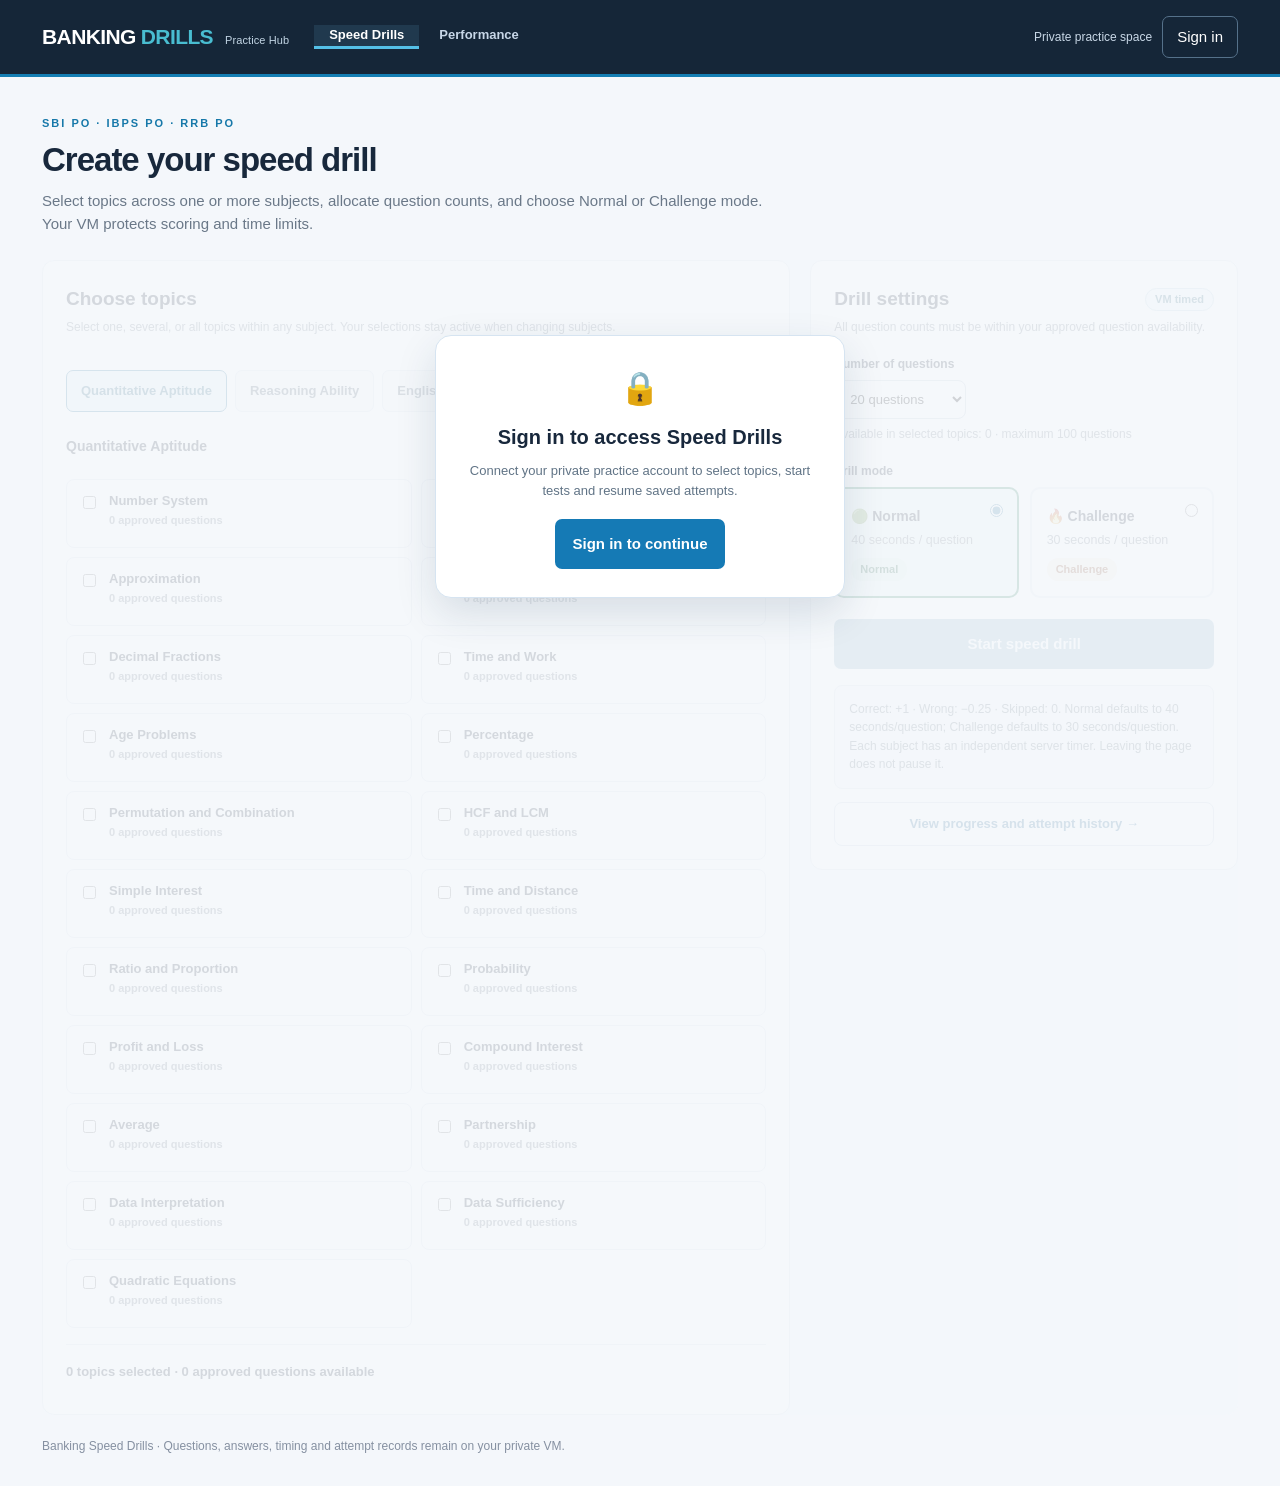
<file: index.html>
<!doctype html>
<html lang="en"><head><meta charset="utf-8"><meta name="viewport" content="width=device-width,initial-scale=1"><title>Speed Drills | Banking Practice Hub</title><meta name="description" content="Create protected, timed banking exam speed drills by subject and topic."><link rel="stylesheet" href="css/drill-home.css?v=11_2"><link rel="stylesheet" href="css/mobile-responsive.css?v=7">
    <link rel="stylesheet" href="css/mobile-fixes-v8.css?v=10_3"></head>
<body>
<header class="topbar"><div class="shell top-shell"><a class="brand" href="index.html">BANKING <span>DRILLS</span><small>Practice Hub</small></a><nav class="site-nav" aria-label="Main navigation"><a href="index.html" class="nav-item active" aria-current="page">Speed Drills</a><a href="performance.html" class="nav-item">Performance</a></nav><div class="top-actions"><span class="user-label" id="connection-state">Private practice space</span><button type="button" id="btn-unlock">Connect VM</button></div></div></header>
<main class="shell"><section class="hero"><div class="eyebrow">SBI PO · IBPS PO · RRB PO</div><h1>Create your speed drill</h1><p>Select topics across one or more subjects, allocate question counts, and choose Normal or Challenge mode. Your VM protects scoring and time limits.</p></section>
<div class="notice" id="status-banner" role="status" hidden></div>
<div class="main-grid locked" id="protected-drill">
<div id="login-mask" class="login-mask"><div class="login-mask-card"><div class="lock-icon" aria-hidden="true">🔒</div><h2>Sign in to access Speed Drills</h2><p>Connect your private practice account to select topics, start tests and resume saved attempts.</p><button type="button" class="primary" id="unlock-in-panel">Sign in to continue</button></div></div><section class="panel topics-panel"><div class="inline-header"><div><h2>Choose topics</h2><p class="small">Select one, several, or all topics within any subject. Your selections stay active when changing subjects.</p></div></div><div class="subject-tabs" role="tablist" aria-label="Subjects" id="subject-tabs"></div>
<div class="inline-header subject-toolbar"><h3 id="subject-heading">Quantitative Aptitude</h3><div class="topic-actions"><button class="subtle-btn" id="select-all" type="button">Select All</button><button class="subtle-btn clear-btn" id="clear-subject" type="button">Clear</button></div></div>
<div class="topic-grid" id="topic-list" aria-live="polite"></div>
<div class="selection-footer"><strong id="selection-help">0 topics selected</strong><div class="subject-chips" id="selected-subject-chips" aria-live="polite"></div></div></section>
<aside class="panel settings-panel"><div class="setting-title"><h2>Drill settings</h2><span class="safe-tag">VM timed</span></div><p class="small">All question counts must be within your approved question availability.</p>
<div id="single-count"><label class="setting-label" for="question-preset">Number of questions</label><div class="count-controls"><select id="question-preset" aria-label="Preset question count"><option value="5">5 questions</option><option value="10">10 questions</option><option value="15">15 questions</option><option value="20" selected>20 questions</option><option value="25">25 questions</option><option value="30">30 questions</option><option value="40">40 questions</option><option value="50">50 questions</option><option value="75">75 questions</option><option value="100">100 questions</option><option value="custom">Custom</option></select><input type="number" id="question-count" value="20" min="1" max="100" step="1" aria-label="Custom total question count" class="hidden-count" hidden></div><div class="hint" id="count-hint">Select topics to see question availability.</div></div>
<div id="multi-count" hidden><div class="setting-label">Questions by subject</div><p class="small">Set the number of questions for each selected subject. Total updates automatically.</p><div id="subject-count-fields" class="subject-count-fields"></div><div class="allocated-total"><span>Total questions</span><strong id="allocated-total">0 / 100</strong></div><div class="hint" id="allocation-hint">Maximum 100 questions per drill.</div></div>
<div class="setting-label">Drill mode</div><div class="mode-options"><label class="mode-card normal"><input type="radio" name="mode" value="normal" checked><strong>🟢 Normal</strong><small>40 seconds / question</small><span class="pill normal">Normal</span></label><label class="mode-card challenge"><input type="radio" name="mode" value="challenge"><strong>🔥 Challenge</strong><small>30 seconds / question</small><span class="pill challenge">Challenge</span></label></div>
<button id="start-drill" class="primary full" type="button">Start speed drill</button><div id="drill-validation-warning" role="alert" aria-live="assertive" hidden></div>
<div id="resume-area" class="resume-area" hidden><div class="resume-heading"><h3>Unfinished tests</h3><button type="button" id="cancel-all-unfinished" class="resume-cancel-all">Cancel All Unfinished Tests</button></div><p class="hint">Resume while time remains. The VM countdown keeps running even when the browser is closed.</p><p id="resume-error" class="resume-error" role="alert" hidden></p><div id="resume-list"></div></div><div class="callout">Correct: +1 · Wrong: −0.25 · Skipped: 0. Normal defaults to 40 seconds/question; Challenge defaults to 30 seconds/question. Each subject has an independent server timer. Leaving the page does not pause it.</div><a class="secondary-link" href="performance.html">View progress and attempt history <span aria-hidden="true">→</span></a></aside></div>
<footer class="foot">Banking Speed Drills · Questions, answers, timing and attempt records remain on your private VM.</footer></main>
<div class="modal" id="unlock-modal" role="dialog" aria-modal="true" aria-labelledby="unlock-title"><div class="modal-box"><h2 id="unlock-title">Unlock private practice</h2><p class="hint">One-time connection on each device using your VM member credentials. No public registration.</p><form id="unlock-form"><label for="unlock-email">Account email<input type="email" id="unlock-email" required autocomplete="username" placeholder="Your VM member email"></label><label for="unlock-password">Password<input type="password" id="unlock-password" required autocomplete="current-password" placeholder="Private password"></label><div class="form-error" id="unlock-error"></div><div class="actions"><button class="secondary" type="button" id="close-unlock">Cancel</button><button class="primary" type="submit" id="submit-unlock">Connect & Sync</button></div></form></div></div>
<div class="modal" id="start-modal" role="dialog" aria-modal="true" aria-labelledby="start-title"><div class="modal-box"><h2 id="start-title">Ready to start?</h2><div id="start-summary" class="start-summary"></div><p class="hint">Your timer begins after you accept the instructions and select “I am ready to begin”. Closing the browser does not pause the timer.</p><p class="start-warning" id="unfinished-warning" hidden></p><div class="form-error" id="start-error"></div><div class="actions"><button class="secondary" id="cancel-start" type="button">Back</button><button class="primary" id="confirm-start" type="button">Start drill now</button></div></div></div>
<script src="config.js"></script><script src="js/drill-api.js?v=12"></script><script src="js/drill-home.js?v=15"></script>
</body></html>
</file>
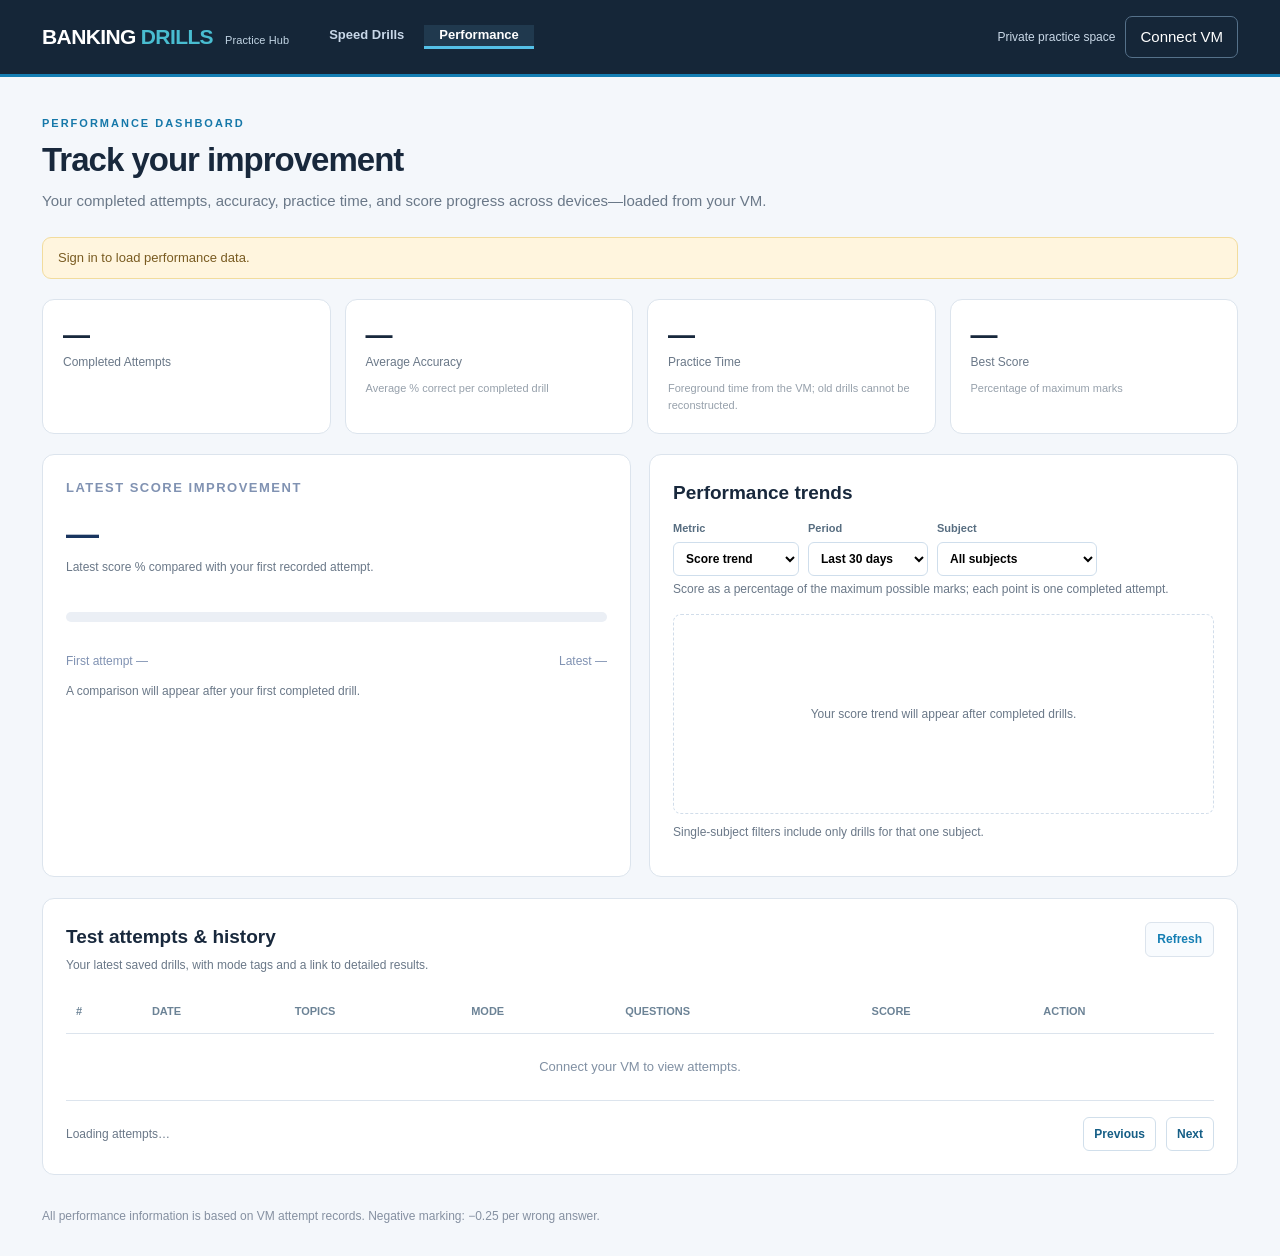
<file: performance.html>
<!doctype html><html lang="en"><head><meta charset="utf-8"><meta name="viewport" content="width=device-width,initial-scale=1"><title>Performance | Banking Practice Hub</title><meta name="description" content="Private banking speed drill history, improvement and performance metrics"><link rel="stylesheet" href="css/drill-home.css?v=6">    <link rel="stylesheet" href="css/mobile-responsive.css?v=7">
</head>
<body><header class="topbar"><div class="shell top-shell"><a class="brand" href="index.html">BANKING <span>DRILLS</span><small>Practice Hub</small></a><nav class="site-nav" aria-label="Main navigation"><a href="index.html" class="nav-item">Speed Drills</a><a href="performance.html" class="nav-item active" aria-current="page">Performance</a></nav><div class="top-actions"><span class="user-label" id="connection-state">Private practice space</span><button id="btn-unlock" type="button">Connect VM</button></div></div></header>
<div id="performance-loading" class="performance-loading" role="status" aria-live="polite"><div class="loading-card"><div class="loading-ring" aria-hidden="true"></div><strong>Loading your performance</strong><p>Retrieving saved attempts and progress from your VM…</p></div></div>
<main class="shell"><section class="hero"><div class="eyebrow">Performance Dashboard</div><h1>Track your improvement</h1><p>Your completed attempts, accuracy, practice time, and score progress across devices—loaded from your VM.</p></section><div class="notice" id="status-banner" role="status">Connect to your VM to load performance records.</div>
<section class="stat-grid" aria-label="Performance summary"><div class="stat"><div class="number" id="stat-attempts">—</div><div class="description">Completed Attempts</div></div><div class="stat"><div class="number" id="stat-accuracy">—</div><div class="description">Average Accuracy</div><div class="stat-note">Average % correct per completed drill</div></div><div class="stat"><div class="number" id="stat-time">—</div><div class="description">Practice Time</div><div class="stat-note" id="stat-time-note">Foreground time from the VM; old drills cannot be reconstructed.</div></div><div class="stat"><div class="number" id="stat-best">—</div><div class="description">Best Score</div><div class="stat-note" id="best-score-note">Percentage of maximum marks</div></div></section>
<div class="performance-grid"><section class="panel movement-panel"><h2>Latest Score Improvement</h2><div class="movement-number" id="movement-value">—</div><p class="small" id="movement-description">Latest score % compared with your first recorded attempt.</p><div class="movement-track"><div class="movement-fill" id="movement-fill" style="width:0%"></div></div><div class="movement-endpoints"><span id="movement-first">First attempt —</span><span id="movement-last">Latest —</span></div><div class="hint" id="movement-note">A comparison will appear after your first completed drill.</div></section>
<section class="panel"><h2>Performance trends</h2>
<div class="trend-controls"><label>Metric<select id="trend-metric"><option value="score">Score trend</option><option value="accuracy">Accuracy trend</option></select></label>
<label>Period<select id="trend-range"><option value="7d">Last 7 days</option><option value="30d" selected>Last 30 days</option><option value="180d">Last 6 months</option><option value="all">All time</option></select></label>
<label>Subject<select id="trend-subject"><option value="all">All subjects</option><option>Quantitative Aptitude</option><option>Reasoning Ability</option><option>English Language</option></select></label></div>
<p class="small" id="trend-description">Score as a percentage of the maximum possible marks; each point is one completed attempt.</p><div class="progress-area" id="trend"><span class="hint">Your score trend will appear after completed drills.</span></div><p class="hint" id="trend-note">Single-subject filters include only drills for that one subject.</p></section></div>
<section class="panel history"><div class="inline-header"><div><h2>Test attempts & history</h2><p class="small">Your latest saved drills, with mode tags and a link to detailed results.</p></div><button type="button" class="subtle-btn" id="refresh">Refresh</button></div><div class="table-wrap"><table><thead><tr><th>#</th><th>Date</th><th>Topics</th><th>Mode</th><th>Questions</th><th>Score</th><th>Action</th></tr></thead><tbody id="history-rows"><tr><td colspan="7" class="none">Connect your VM to view attempts.</td></tr></tbody></table></div>
<div class="history-pagination" role="navigation" aria-label="Attempt history pages"><span class="hint" id="history-range">Loading attempts…</span><div class="history-page-buttons"><button type="button" id="history-prev">Previous</button><div id="history-pages"></div><button type="button" id="history-next">Next</button></div></div></section>
<footer class="foot">All performance information is based on VM attempt records. Negative marking: −0.25 per wrong answer.</footer></main>
<div class="modal" id="unlock-modal" role="dialog" aria-modal="true" aria-labelledby="unlock-title"><div class="modal-box"><h2 id="unlock-title">Unlock private practice</h2><p class="hint">One-time VM member connection on this device.</p><form id="unlock-form"><label for="unlock-email">Account email<input type="email" id="unlock-email" required autocomplete="username"></label><label for="unlock-password">Password<input type="password" id="unlock-password" required autocomplete="current-password"></label><div class="form-error" id="unlock-error"></div><div class="actions"><button class="secondary" type="button" id="close-unlock">Cancel</button><button class="primary" type="submit" id="submit-unlock">Connect & Sync</button></div></form></div></div>
<script src="config.js"></script><script src="js/drill-api.js?v=6"></script><script src="js/drill-performance.js?v=6"></script></body></html>
</file>
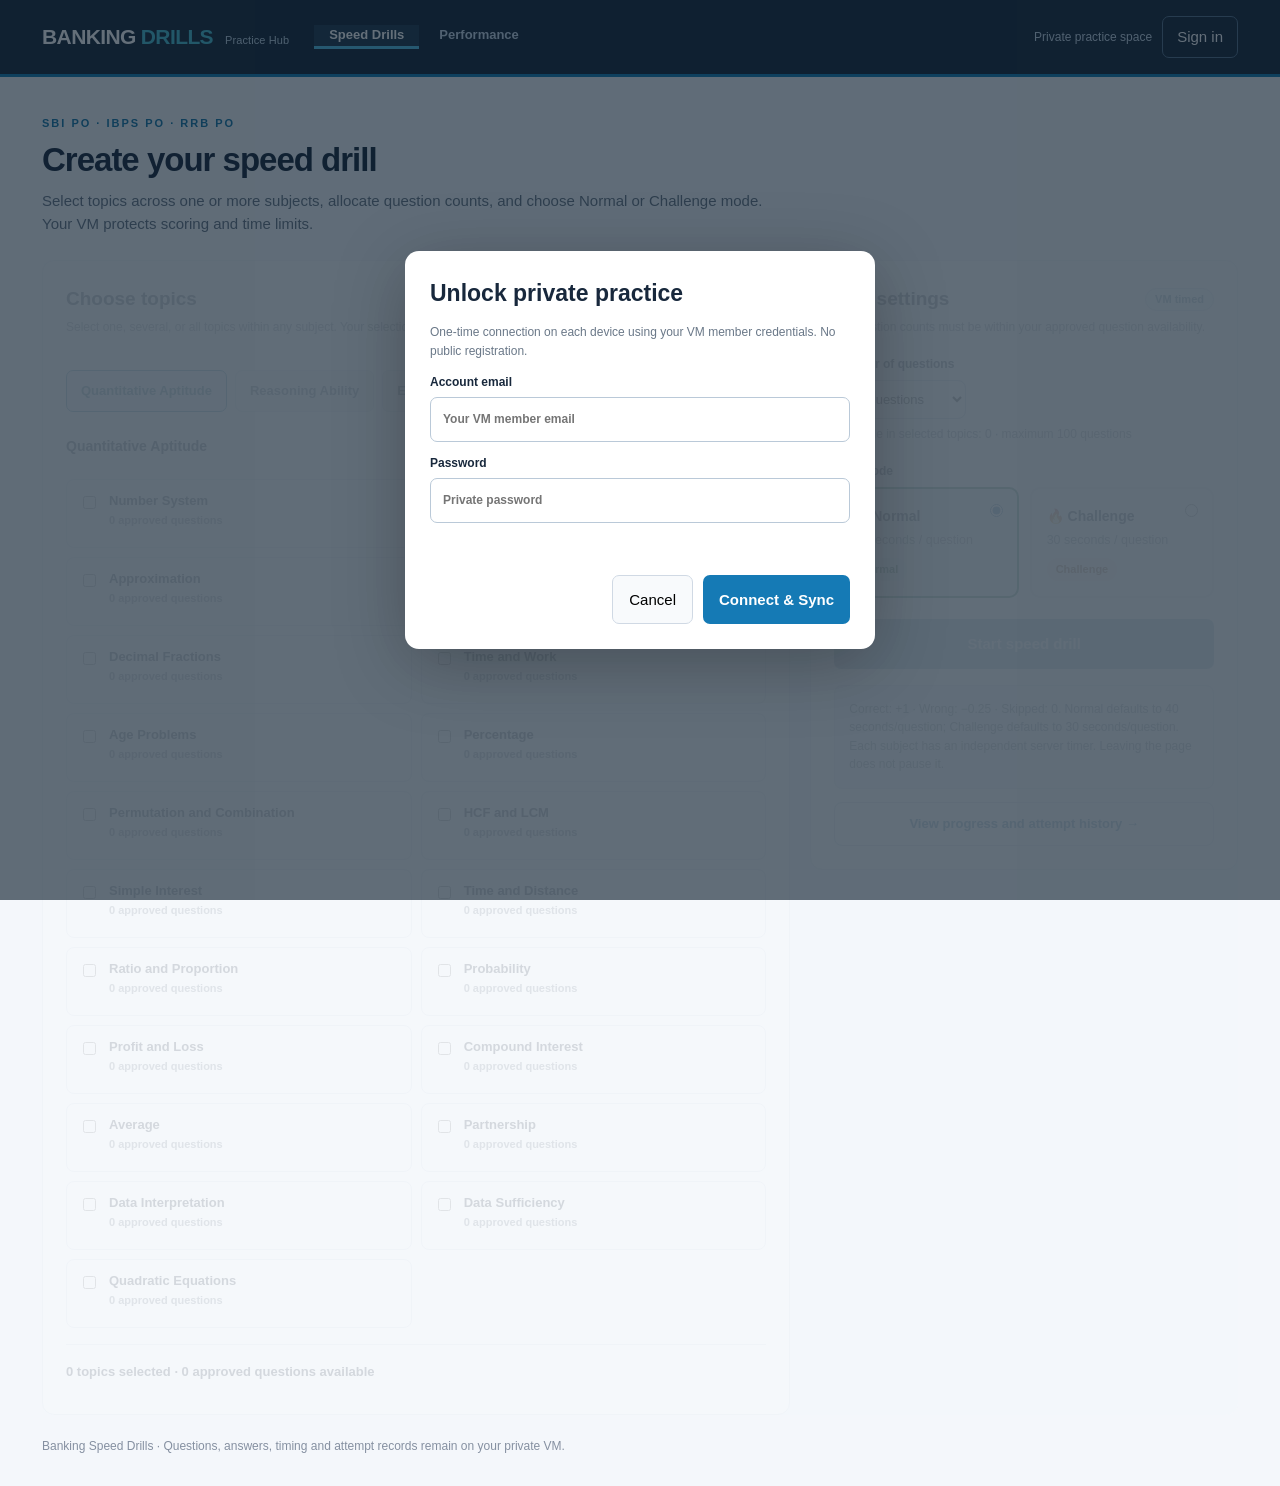
<file: result.html>
<!DOCTYPE html>
<html lang="en">
<head>
  <meta charset="UTF-8" />
  <meta name="viewport" content="width=device-width, initial-scale=1.0" />
  <title>Results – Banking Mock Test</title>
  <link rel="stylesheet" href="css/common.css?v=20261018_125625" />
  <link rel="stylesheet" href="css/result.css?v=20261018_125625" />
    <link rel="stylesheet" href="css/mobile-responsive.css?v=7">
</head>
<body>

  <!-- Header -->
  <div class="result-header" id="result-header" role="banner">
    <div class="result-header-inner">
      <span class="result-exam-name">Results</span>
    </div>
  </div>

  <!-- Main content -->
  <main class="result-main" role="main">
    <div class="result-inner">

      <!-- Action buttons (top) -->
      <div class="result-card">
        <h3>Your Result</h3>
        <div class="result-actions">
          <button class="btn-result-home" id="btn-home" type="button">🏠 Home</button>
          <button class="btn-result-analyse" id="btn-analyse">🔍 Analyse</button>
        </div>
      </div>

      <!-- Overall score -->
      <div class="result-card" id="result-overall">
        <!-- Rendered by result.js -->
      </div>

      <!-- Section-wise table -->
      <div class="result-card" id="result-sections">
        <!-- Rendered by result.js -->
      </div>

      <!-- Charts -->
      <div class="result-card" id="result-charts">
        <!-- Rendered by result.js -->
      </div>

      <!-- Question time table -->
      <div class="result-card" id="q-time-table">
        <!-- Rendered by result.js -->
      </div>

    </div>
  </main>

  <!-- Footer -->
  <footer class="result-footer" id="result-footer">Version : 17.07.00</footer>

  <!-- Read results through the VM, preserving original result page markup and styling. -->
  <script src="config.js?v=6"></script>
  <script src="js/drill-api.js?v=6"></script>
  <script src="js/drill-result-bridge.js?v=14"></script>
</body>
</html>
</file>
<file: css/drill-home.css>
:root{color-scheme:light;--bg:#f4f7fb;--ink:#18283c;--muted:#6a7888;--blue:#147eb3;--line:#dce4ed;--card:#fff;--green:#168a57;--orange:#e47720}
*{box-sizing:border-box}body{margin:0;background:var(--bg);color:var(--ink);font:15px/1.55 Inter,Arial,Helvetica,sans-serif}button,input{font:inherit}button{cursor:pointer}a{color:#126eab;text-decoration:none}a:hover{text-decoration:underline}
.shell{max-width:1240px;padding:0 22px;margin:auto}.topbar{background:#152638;color:#fff;border-bottom:3px solid #147eb3}.topbar .shell{display:flex;align-items:center;justify-content:space-between;gap:20px;min-height:70px}.brand{font-weight:800;font-size:21px;letter-spacing:-.6px}.brand span{color:#49bdd1}.top-actions{display:flex;gap:10px;align-items:center}.top-actions button{border:1px solid #55718a;background:transparent;color:#fff;padding:8px 14px;border-radius:7px}.top-actions button:hover{background:#294258}.user-label{font-size:12px;color:#c9d8e7}
.hero{padding:38px 0 25px}.eyebrow{text-transform:uppercase;font-weight:800;font-size:11px;letter-spacing:2px;color:#1678a9}.hero h1{font-size:33px;letter-spacing:-1px;line-height:1.18;margin:9px 0}.hero p{color:var(--muted);max-width:730px;margin:0}.stat-grid{display:grid;grid-template-columns:repeat(4,1fr);gap:14px;margin:0 0 20px}.stat,.panel{background:#fff;border:1px solid var(--line);border-radius:12px}.stat{padding:19px 20px}.stat .number{font-weight:850;font-size:30px;line-height:1.25}.stat .description{color:var(--muted);font-size:12px}.main-grid{display:grid;grid-template-columns:minmax(0,1.75fr) minmax(305px,1fr);gap:20px;margin-bottom:22px}.panel{padding:23px}.panel h2{font-size:19px;margin:0}.panel p.small{margin:4px 0 15px;font-size:12px;color:var(--muted)}.inline-header{display:flex;justify-content:space-between;align-items:flex-start;gap:12px}.subtle-btn{padding:7px 11px;border:1px solid var(--line);border-radius:6px;background:#f8fbfe;font-size:12px;font-weight:700;color:var(--blue)}
.subject-tabs{display:flex;flex-wrap:wrap;gap:8px;margin:18px 0}.subject-tab{padding:10px 14px;border:1px solid var(--line);background:#f8f9fb;border-radius:7px;color:#465d71;font-size:13px;font-weight:700}.subject-tab.active{background:#e7f3fb;border-color:#147eb3;color:#0f668f}.topic-grid{display:grid;grid-template-columns:repeat(2,minmax(0,1fr));gap:9px}.topic{display:flex;gap:10px;align-items:flex-start;padding:12px;border:1px solid #e1e7ef;border-radius:8px;min-height:69px;cursor:pointer;background:#fff}.topic:hover{border-color:#91c5df}.topic.checked{border-color:#2581ad;background:#f2fafe}.topic input{margin-top:4px;accent-color:#1484ad}.topic .name{font-size:13px;font-weight:650;line-height:1.4}.topic .count{display:block;font-size:11px;color:var(--muted);margin-top:3px}.pill{display:inline-block;border-radius:999px;padding:3px 9px;font-size:11px;font-weight:800}.pill.normal{color:#09643b;background:#d8f5e6}.pill.challenge{color:#9d430c;background:#fff0dc}.pill.active{color:#2763a5;background:#dfedff}.pill.complete{color:#446074;background:#e9f0f6}.setting-label{display:block;font-size:12px;font-weight:800;margin:18px 0 7px}.count-field{display:flex;gap:10px;align-items:center}.count-field input{width:120px;background:#fff;border:1px solid #bfcfdc;border-radius:7px;padding:10px 12px}.hint{font-size:12px;color:var(--muted)}.mode-options{display:grid;grid-template-columns:1fr 1fr;gap:11px}.mode-card{position:relative;cursor:pointer;border:2px solid #e2eaf0;border-radius:10px;padding:15px;background:#fff}.mode-card input{position:absolute;top:12px;right:11px;accent-color:#127ab2}.mode-card strong{font-size:14px}.mode-card small{display:block;color:var(--muted);margin-top:3px}.mode-card:has(input:checked).normal{background:#edfcf4;border-color:var(--green)}.mode-card:has(input:checked).challenge{background:#fff5eb;border-color:var(--orange)}.primary{border:0;background:#157ab5;color:#fff;border-radius:7px;padding:13px 16px;font-weight:800}.primary:hover{background:#0c6297}.primary:disabled{opacity:.5;cursor:not-allowed}.primary.full{width:100%;margin-top:21px}.callout{background:#f8fbfd;border:1px solid var(--line);padding:14px;border-radius:8px;font-size:12px;color:#5d7183;margin-top:16px}.history{margin-bottom:32px}.history table{border-collapse:collapse;width:100%;font-size:13px}.history th,.history td{padding:13px 10px;text-align:left;border-bottom:1px solid var(--line)}.history th{font-size:11px;text-transform:uppercase;color:#6c8396}.history .none{padding:23px;text-align:center;color:#8090a3}.notice{padding:10px 15px;background:#fff5de;border:1px solid #f2dc9d;color:#795b21;border-radius:9px;font-size:13px;margin:0 0 20px}.progress-area{min-height:100px;border:1px dashed #d1ddea;border-radius:8px;padding:13px;margin-top:15px;display:flex;align-items:center;justify-content:center}.chart{width:100%;height:160px}.foot{font-size:12px;color:#8590a1;padding-bottom:30px}.modal{position:fixed;inset:0;background:rgba(14,30,46,.64);display:none;align-items:center;justify-content:center;z-index:99999;padding:20px}.modal.open{display:flex}.modal-box{width:min(470px,100%);background:white;border-radius:14px;padding:25px;box-shadow:0 15px 70px #0004}.modal-box h2{margin:0 0 12px;font-size:23px}.modal-box label{display:block;font-size:12px;font-weight:800;margin-top:12px}.modal-box input[type=email],.modal-box input[type=password]{display:block;border:1px solid #bac9d8;border-radius:7px;padding:12px;width:100%;margin-top:6px}.modal-box .actions{display:flex;gap:10px;margin-top:22px;justify-content:flex-end}.modal-box .actions .secondary{border:1px solid #d0d9e4;background:#f8fafc;padding:11px 16px;border-radius:7px}.form-error{color:#b32d2d;font-size:12px;margin-top:12px;min-height:18px}
@media(max-width:950px){.main-grid{grid-template-columns:1fr}.stat-grid{grid-template-columns:repeat(2,1fr)}}@media(max-width:570px){.shell{padding:0 14px}.hero{padding-top:25px}.hero h1{font-size:27px}.topic-grid{grid-template-columns:1fr}.panel{padding:17px}.topbar .shell{min-height:62px}.brand{font-size:17px}.user-label{display:none}.history{overflow-x:auto}.stat{padding:13px}.stat .number{font-size:24px}}
/* Phase 2: dedicated Drill and Performance pages, responsive subject allocations. */
.topbar .top-shell{min-height:74px;display:flex;align-items:center;gap:25px}.brand{display:flex;align-items:baseline;gap:5px;white-space:nowrap;color:#fff;text-decoration:none}.brand:hover{text-decoration:none}.brand small{font-size:11px;font-weight:500;letter-spacing:.1px;color:#c2d5e4;margin-left:7px}.site-nav{display:flex;align-items:center;gap:5px;align-self:stretch}.nav-item{padding:0 15px;display:flex;align-items:center;color:#c8d7e8;font-weight:750;font-size:13px;border-bottom:3px solid transparent;text-decoration:none}.nav-item:hover{color:#fff;text-decoration:none}.nav-item.active{color:#fff;border-bottom-color:#54c0e7;background:#20394e}.top-actions{margin-left:auto}.topics-panel{min-width:0}.subject-toolbar{align-items:center;margin:15px 0}.subject-toolbar h3{font-size:14px;margin:0}.topic-actions{display:flex;gap:8px}.subtle-btn:disabled{opacity:.45;cursor:not-allowed}.clear-btn{color:#a24536;background:#fff8f5;border-color:#e8cecb}.selection-footer{padding:17px 0 0;border-top:1px solid var(--line);margin-top:16px}.selection-footer strong{display:block;font-size:13px}.subject-chips{display:flex;flex-wrap:wrap;gap:7px;margin-top:9px}.subject-chip{background:#eef5fb;color:#3f6f90;padding:4px 9px;border-radius:99px;font-size:11px;font-weight:700}.settings-panel .setting-title{display:flex;align-items:center;justify-content:space-between;gap:10px}.safe-tag{border:1px solid #b7dce7;color:#277392;background:#effaff;padding:2px 9px;border-radius:99px;font-size:11px;font-weight:700}.count-controls{display:flex;flex-wrap:wrap;gap:9px;align-items:center}.count-controls select,.allocation-controls select{min-width:132px}.count-controls select,.count-controls input,.allocation-controls select,.allocation-controls input{background:#fff;border:1px solid #bdcedc;border-radius:8px;padding:10px 11px;max-width:100%;font:inherit;font-size:13px}.count-controls input{width:115px}.count-controls .hidden-count[hidden]{display:none}.setting-label+.count-controls+.hint{margin-top:6px}.subject-count-fields{display:grid;gap:10px}.allocation-row{display:flex;gap:8px;align-items:center;justify-content:space-between;background:#f8fbfd;padding:11px;border:1px solid #e2eaf1;border-radius:9px}.allocation-subject{display:flex;flex-direction:column;gap:2px;min-width:0}.allocation-subject strong{font-size:12px;line-height:1.25}.allocation-controls{display:flex;flex-direction:column;gap:5px;align-items:flex-end;flex-shrink:0}.allocation-controls select{min-width:0;width:128px;padding:7px}.allocation-controls input{width:128px;padding:7px}.allocated-total{display:flex;justify-content:space-between;align-items:center;padding:13px 2px 5px;border-top:1px solid var(--line);margin-top:12px;font-size:13px}.allocated-total strong{font-size:19px}.allocated-total strong.invalid{color:#b42318}.secondary-link{display:block;text-align:center;border:1px solid #cbdde9;border-radius:8px;padding:11px;margin-top:13px;font-weight:750;font-size:13px}.secondary-link:hover{background:#f0f7fc;text-decoration:none}.mode-card .pill{margin-top:8px}.start-summary{border:1px solid #e1e9f1;background:#f7fbff;border-radius:8px;padding:15px;margin-bottom:13px;line-height:1.9}.allocation-list{margin:8px 0 0;padding-left:20px;font-size:13px}.stat-grid .stat-note{color:#96a0ab;font-size:11px;margin-top:8px}.stat-grid .stat .number{font-size:27px}.performance-grid{display:grid;grid-template-columns:1fr 1fr;gap:18px;margin:0 0 21px}.movement-panel{min-height:260px}.movement-panel h2{font-size:13px;text-transform:uppercase;letter-spacing:1.5px;color:#8092b2}.movement-number{font-size:33px;font-weight:850;line-height:1.25;color:#19355f;margin-top:15px}.movement-number.negative{color:#b64e42}.movement-track{height:10px;border-radius:8px;background:#ebeff5;margin-top:35px;overflow:hidden}.movement-fill{height:100%;border-radius:9px;background:linear-gradient(90deg,#4678e2,#53bdaf);transition:width .2s}.movement-endpoints{display:flex;justify-content:space-between;gap:8px;color:#8092b2;font-size:12px;margin-top:30px}.movement-panel .hint{margin-top:12px}.performance-grid .progress-area{min-height:200px}.performance-grid .chart{height:180px}.table-wrap{overflow-x:auto}.table-wrap table{min-width:600px}.main-grid .panel{align-self:start}
@media(max-width:950px){.topbar .top-shell{gap:10px}.brand small{display:none}.site-nav{margin-left:auto}.top-actions{margin-left:0}.performance-grid{grid-template-columns:1fr}}
@media(max-width:600px){.topbar .top-shell{flex-wrap:wrap;gap:0;justify-content:space-between;padding-top:8px;padding-bottom:0}.brand{font-size:18px}.site-nav{order:3;width:100%;justify-content:stretch;margin-top:6px}.nav-item{flex:1;justify-content:center;padding:9px 5px;font-size:12px}.top-actions{order:2}.top-actions button{padding:7px 9px;font-size:12px}.subject-tabs{flex-wrap:nowrap;overflow-x:auto;padding-bottom:4px}.subject-tab{white-space:nowrap}.setting-title h2{font-size:17px}.mode-card{padding:10px}.mode-card strong{font-size:12px}.allocation-row{flex-direction:row}.movement-panel{min-height:0}.stat-grid{gap:10px}.stat-grid .stat .number{font-size:23px}.stat-grid .stat-note{font-size:10px}.hero h1{font-size:28px}}

/* Login gating, Resume Test, loading UI. Exam CSS remains byte-identical. */
.main-grid{position:relative}
.main-grid.locked>.panel{opacity:.3;pointer-events:none;user-select:none;filter:grayscale(.3)}
.login-mask{position:absolute;inset:0;z-index:10;display:flex;align-items:flex-start;justify-content:center;padding:75px 15px 15px;background:rgba(244,247,251,.52);border-radius:12px}
.login-mask[hidden],.resume-area[hidden],.start-warning[hidden],.performance-loading[hidden]{display:none!important}
.login-mask-card{background:#fff;box-shadow:0 15px 40px #15385222;border:1px solid #d6e4f1;text-align:center;border-radius:16px;padding:28px;max-width:410px;width:100%}
.login-mask-card h2{font-size:20px;margin:8px 0}.login-mask-card p{color:#617486;font-size:13px;margin:0 0 18px}
.lock-icon{font-size:32px}.login-mask-card button{min-width:170px}
.resume-area{border:1px solid #c3d8e8;border-radius:10px;background:#f7fbff;margin-top:15px;padding:13px}
.resume-area h3{font-size:15px;margin:0 0 4px;color:#214969}.resume-area>.hint{margin:0 0 11px}
.resume-row{border-top:1px solid #dce9f3;display:flex;align-items:center;justify-content:space-between;gap:10px;padding:12px 0}
.resume-row:first-child{border-top:0}.resume-row strong{display:block;font-size:12px}.resume-row small{display:block;color:#7890a4;font-size:11px}
.resume-btn{border:1px solid #157ab5;border-radius:8px;background:#fff;color:#136c9c;padding:7px 10px;white-space:nowrap;font-weight:800;font-size:12px}
.resume-btn:hover{background:#e9f5fc;text-decoration:none}
.start-warning{background:#fff6e8;border:1px solid #f4be70;padding:11px;color:#78420b;border-radius:8px;font-size:13px;line-height:1.5}
.performance-loading{position:fixed;inset:0;z-index:99;display:flex;justify-content:center;align-items:center;background:rgba(244,247,251,.97)}
.loading-card{border:1px solid #d4e4f1;border-radius:14px;background:#fff;padding:28px 34px;box-shadow:0 10px 40px #142d3e15;text-align:center;max-width:370px}
.loading-card strong{display:block;font-size:18px;margin:15px 0 5px}.loading-card p{font-size:13px;color:#607b90;margin:0}
.loading-ring{margin:auto;width:44px;height:44px;border:4px solid #d6ebf5;border-top-color:#147eb3;border-radius:50%;animation:drills-spin .75s linear infinite}
@keyframes drills-spin{to{transform:rotate(360deg)}}
@media(max-width:600px){.login-mask{padding-top:35px}.resume-row{align-items:flex-start}.login-mask-card{padding:20px}}
/* v6 additive controls. Original TCS exam CSS/assets are unchanged. */
.section-times{margin-top:18px;border-top:1px solid #dce6ee;padding-top:5px}
.section-time-row{display:flex;justify-content:space-between;gap:12px;align-items:center;border:1px solid #e1e9f0;border-radius:9px;padding:11px;margin:8px 0;background:#fcfdff}
.section-time-row strong{font-size:12px}.section-time-row small{display:block;color:#60798d;font-size:11px;margin-top:2px}
.section-time-controls{display:flex;align-items:center;gap:6px;flex-wrap:wrap}.section-time-controls select,.section-time-controls input{font:inherit;font-size:12px;border:1px solid #bed0de;border-radius:7px;background:#fff;padding:8px;max-width:162px}
.section-time-controls input{max-width:82px}
.trend-controls{display:flex;align-items:flex-end;flex-wrap:wrap;gap:9px;margin-top:13px}
.trend-controls label{display:flex;flex-direction:column;gap:5px;font-size:11px;font-weight:750;color:#576d80}
.trend-controls select{font:inherit;font-size:12px;background:#fff;border:1px solid #cfdeec;border-radius:6px;padding:8px;max-width:200px}
#trend-note{margin-top:9px;display:block}.progress-area{min-height:190px}.progress-area .chart{height:auto;max-height:275px}
.history-pagination{margin-top:16px;display:flex;justify-content:space-between;align-items:center;flex-wrap:wrap;gap:12px}
.history-page-buttons{display:flex;align-items:center;gap:5px;flex-wrap:wrap}
.history-page-buttons button{border:1px solid #d1dfeb;background:#fff;color:#155e86;border-radius:6px;padding:7px 10px;font:inherit;font-size:12px;font-weight:700}
.history-page-buttons button:disabled{opacity:.48;cursor:default}
.history-page-buttons .page-number.current{background:#147eb3;color:#fff;opacity:1;border-color:#147eb3}
#history-pages{display:flex;gap:5px;align-items:center}
@media(max-width:680px){.section-time-row{align-items:flex-start;flex-direction:column}.trend-controls label{min-width:100px;flex:1}.trend-controls select{width:100%}}

/* Cancel only unfinished tests; keep completed attempts and scores. */
.resume-heading{display:flex;align-items:center;justify-content:space-between;gap:10px;flex-wrap:wrap;margin-bottom:6px}
.resume-heading h3{margin:0}
.resume-cancel-all{font:inherit;font-size:12px;font-weight:700;color:#b42318;background:#fff;border:1px solid #e7aaa4;border-radius:7px;padding:7px 10px;cursor:pointer}
.resume-cancel-all:hover{background:#fff0ed}
.resume-cancel-all:focus-visible{outline:2px solid #b42318;outline-offset:2px}
.resume-cancel-all:disabled{opacity:.6;cursor:wait}
.resume-error{color:#b42318;background:#fff3f1;border:1px solid #f0c5bf;padding:9px 10px;border-radius:7px;font-size:12px}
.resume-error[hidden]{display:none}
@media(max-width:600px){.resume-heading{align-items:flex-start;flex-direction:column}.resume-cancel-all{width:100%;min-height:40px}}
</file>
<file: css/mobile-responsive.css>
/* Mobile-only layout adaptation. Desktop HTML, CSS, renderer, and palette unchanged. */
@media (max-width:767px) {
  /* Home, drill setup and performance */
  body:not(.exam-page) .shell { width:100%; max-width:100%; padding-left:12px; padding-right:12px; box-sizing:border-box; }
  body:not(.exam-page) .topbar .top-shell { gap:6px; }
  body:not(.exam-page) .brand {font-size:17px; min-width:0;}
  body:not(.exam-page) .site-nav { width:100%; }
  body:not(.exam-page) .nav-item { min-height:42px; }
  body:not(.exam-page) .main-grid { display:grid; grid-template-columns:minmax(0,1fr); }
  body:not(.exam-page) .panel { min-width:0; }
  body:not(.exam-page) .setting-title { gap:5px; }
  body:not(.exam-page) .topic-grid { grid-template-columns:1fr; }
  body:not(.exam-page) .mode-options { grid-template-columns:repeat(2,minmax(0,1fr)); }
  body:not(.exam-page) .mode-card { min-width:0; }
  body:not(.exam-page) .allocation-row { flex-wrap:wrap; }
  body:not(.exam-page) .allocation-controls { width:100%; align-items:stretch; }
  body:not(.exam-page) .allocation-controls select,
  body:not(.exam-page) .allocation-controls input { width:100%; }
  body:not(.exam-page) .stat-grid { grid-template-columns:repeat(2,minmax(0,1fr)); }
  body:not(.exam-page) .performance-grid { grid-template-columns:minmax(0,1fr); }
  body:not(.exam-page) .stat .number {overflow-wrap:anywhere;}
  body:not(.exam-page) .movement-endpoints {flex-wrap:wrap;}
  body:not(.exam-page) .trend-controls {display:flex;flex-wrap:wrap;gap:8px;}
  body:not(.exam-page) .trend-controls label { flex:1 1 130px; min-width:0; }
  body:not(.exam-page) .trend-controls select { max-width:100%; width:100%; }
  body:not(.exam-page) .history-page-buttons { flex-wrap:wrap; justify-content:center; }
  body:not(.exam-page) .history-pagination { flex-wrap:wrap; gap:10px; justify-content:center; }
  body:not(.exam-page) .table-wrap { overflow-x:auto; -webkit-overflow-scrolling:touch; }
  body:not(.exam-page) .modal {padding:12px;}
  body:not(.exam-page) .modal-box { max-height:calc(100dvh - 24px); overflow:auto; padding:18px; }
  body:not(.exam-page) .modal-box .actions { flex-wrap:wrap; }
  body:not(.exam-page) .modal-box .actions button { min-height:44px; }
  body:not(.exam-page) .resume-row {flex-wrap:wrap;}
  body:not(.exam-page) .resume-btn {min-height:44px;display:inline-flex;align-items:center;}
  body:not(.exam-page) .hero p {font-size:14px;line-height:1.5;}

  /* Results: keep the original cards and tables intact, scroll wide ones. */
  .result-main { padding:12px 10px !important; overflow-x:hidden; }
  .result-inner {width:100%;max-width:100%;gap:12px;min-width:0;}
  .result-card { padding:14px 12px; min-width:0; overflow-x:auto; -webkit-overflow-scrolling:touch; }
  .result-header-inner {flex-wrap:wrap;gap:8px;}
  .result-actions {display:grid;grid-template-columns:repeat(2,minmax(0,1fr));gap:8px;}
  .result-actions button {width:100%;min-height:44px;padding:9px 8px;}
  .overall-score-box { flex-wrap:wrap;gap:12px; }
  .overall-score {font-size:36px;}
  .overall-stats {display:grid;grid-template-columns:repeat(2,minmax(0,1fr));gap:8px;}
  .stat-box {min-width:0;padding:10px 4px;}
  .charts-wrap {flex-direction:column;gap:14px;}
  .chart-box {max-width:100%;width:100%;min-width:0;overflow-x:auto;}
  .chart-box svg {max-width:100%;height:auto;}
  .result-table {min-width:570px;}
  .time-table,.history-table {min-width:490px;}
  .result-card .table-scroll,.trend-chart-wrap {overflow-x:auto;-webkit-overflow-scrolling:touch;}

  /* Original exam, with phone-size canvas instead of hard 900px minimum. */
  body.exam-page {zoom:1!important;}
  body.exam-page #screen-exam { position:fixed!important;inset:0!important;width:100%!important;height:100dvh!important;max-height:100dvh!important;overflow:hidden!important;background:#fff; }
  body.exam-page #wrapper {width:100%!important;height:100%!important;min-width:0!important;overflow:hidden!important;}
  body.exam-page #minwidth {min-width:0!important;width:100%!important;height:100%!important;overflow:hidden!important;}
  body.exam-page #candidateConsoleId {width:100%!important;max-width:100%!important;min-width:0!important;}
  body.exam-page #questionContent {width:100%!important;max-width:100%!important;min-width:0!important;overflow:hidden!important;}
  body.exam-page .headergrup {width:100%!important;min-width:0!important;}
  body.exam-page #sub-header {display:flex!important;width:100%!important;min-width:0!important;min-height:43px!important;height:auto!important;align-items:center;gap:7px;box-sizing:border-box;background:#333!important;padding:5px 9px!important;}
  body.exam-page #sub-header .exam_name {display:block!important;min-width:0;flex:1 1 auto;float:none!important;width:auto!important;}
  body.exam-page #sub-header .test-header {font-size:12px!important;line-height:1.25;color:#ffdc00;display:block;white-space:normal;}
  body.exam-page #sub-header .helpinstruction_div {display:flex!important;gap:6px!important;float:none!important;flex:0 0 auto;align-items:center;}
  body.exam-page #sub-header .instruction_div,body.exam-page #sub-header .viewquestion_div {float:none!important;display:block!important;}
  body.exam-page #sub-header #VI,body.exam-page #sub-header #viewQPButton {font-size:11px!important;min-height:34px!important;padding:4px 6px!important;white-space:nowrap;}
  body.exam-page #sub-header .time-details_new {display:none!important;}
  body.exam-page #sub-header .skipLink_div {display:none!important;}
  body.exam-page #analyse-top-bar {float:none!important;margin:0!important;max-width:100%;display:flex;gap:7px!important;flex-wrap:wrap;order:2;}
  body.exam-page.bankdrills-analyse-mode #sub-header {flex-wrap:wrap!important;}
  body.exam-page.bankdrills-analyse-mode #sub-header .exam_name {flex:1 1 auto!important;}
  body.exam-page.bankdrills-analyse-mode #analyse-top-bar {order:3!important;flex:1 1 100%!important;width:100%!important;justify-content:space-between!important;align-items:center!important;}
  body.exam-page.bankdrills-analyse-mode #mobile-palette-toggle {top:230px!important;}
  body.exam-page.bankdrills-analyse-mode #currentQues {height:max(130px,calc(100dvh - 440px))!important;min-height:130px!important;}
  body.exam-page #analyse-top-bar label {font-size:12px!important;}
  body.exam-page #btn-back-to-results {padding:8px!important;min-height:34px;}
  body.exam-page .profile-grouping-section {width:100%!important;min-width:0!important;box-sizing:border-box;}
  body.exam-page .profile-grouping-section #col1.Lft_Section.column {width:100%!important;min-width:0!important;}
  body.exam-page .profile-grouping-section #col2.Rght_Section.column {display:none!important;}
  body.exam-page .profile-grouping-section .profileDetailsCricle {width:100%!important;}
  body.exam-page #sectionbox2id {max-width:100%!important;overflow-x:auto!important;white-space:nowrap;}
  body.exam-page #sectionsField {width:100%!important;max-width:100%!important;overflow:hidden!important;}
  body.exam-page #sectionbox2id .sectionChangeExamLab {max-width:42vw;overflow:hidden;text-overflow:ellipsis;white-space:nowrap;}
  body.exam-page #Questn_Area {width:100%!important;min-width:0!important;max-width:100%!important;box-sizing:border-box;}
  body.exam-page #currentQues {width:100%!important;min-width:0!important;max-width:100%!important;box-sizing:border-box;height:max(150px,calc(100dvh - 355px))!important;min-height:150px!important;}
  body.exam-page #currentQues .leftDiv {width:100%!important;box-sizing:border-box;float:none!important;overflow-y:auto!important;overscroll-behavior:contain;}
  body.exam-page #quesOuterDiv {width:100%!important;max-width:100%!important;box-sizing:border-box;}
  body.exam-page .has-passage #quesAnsContent.Ans_Area {flex-direction:column!important;overflow-y:auto!important;}
  body.exam-page .has-passage .groupInstructionsContextBlk,
  body.exam-page .has-passage .question-panel-split {width:100%!important;max-width:100%!important;min-width:0!important;flex:0 0 auto!important;}
  body.exam-page .bmt-column-resizer {display:none!important;}
  body.exam-page .textHighlighter,
  body.exam-page .labelForOptText,
  body.exam-page .opt-text-wrap {overflow-wrap:anywhere;word-break:normal;}
  body.exam-page .Ans_Area img,body.exam-page .textHighlighter img,body.exam-page .groupInstructionsContextBlk img {max-width:100%!important;height:auto!important;}
  body.exam-page .divHeader {height:auto!important;min-height:32px!important;line-height:1.3!important;padding:7px 8px!important;}
  body.exam-page .q-timer-badge {float:none!important;display:block!important;line-height:1.3!important;margin:3px 0!important;}

  /* Original right-hand palette as an off-canvas panel on phones. */
  body.exam-page #rightDivision {display:none!important;position:fixed!important;right:0!important;left:auto!important;top:0!important;bottom:0!important;width:min(88vw,340px)!important;height:100dvh!important;background:#e5f6fd!important;box-shadow:-8px 0 25px rgba(0,0,0,.28);z-index:10020!important;overflow:hidden!important;}
  body.exam-page.mobile-palette-open #rightDivision {display:block!important;}
  body.exam-page #rightDivision #col2.Rght_Section.column {position:relative!important;top:0!important;right:auto!important;bottom:auto!important;display:flex!important;width:100%!important;height:calc(100dvh - 54px)!important;max-height:none!important;overflow:hidden!important;}
  body.exam-page #rightDivision #col2 .collapsebel_panel {display:flex!important;flex-direction:column!important;min-height:0!important;height:100%!important;}
  body.exam-page #rightDivision #rightSectionDiv2 {flex:1 1 auto!important;min-height:0!important;overflow:hidden!important;}
  body.exam-page #rightDivision #question_area {flex:1 1 auto!important;overflow:hidden!important;min-height:0!important;height:auto!important;}
  body.exam-page #rightDivision #num_panel_box {overflow-y:auto!important;-webkit-overflow-scrolling:touch;}
  body.exam-page #rightDivision #numberpanelQues {padding-bottom:26px!important;}
  body.exam-page .collapse_icon,body.exam-page .expand_icon {display:none!important;}
  #mobile-palette-toggle {display:block;position:fixed;right:8px;top:195px;z-index:1000;background:#147eb3;color:#fff;border:1px solid #0e628b;border-radius:6px;padding:8px 10px;font:700 13px Arial,sans-serif;min-height:40px;box-shadow:0 2px 6px #0002;cursor:pointer;}
  #mobile-palette-close {display:block;width:100%;height:54px;border:0;border-bottom:1px solid #b7d4e1;background:#147eb3;color:#fff;font:700 16px Arial,sans-serif;text-align:left;padding:0 16px;cursor:pointer;}
  #mobile-palette-backdrop {display:none;position:fixed;inset:0;background:rgba(0,0,0,.45);z-index:10015;}
  body.mobile-palette-open #mobile-palette-backdrop {display:block;}

  /* Two-row mobile footer; original functions and buttons stay in use. */
  body.exam-page #buttons-div-id {display:block!important;position:fixed!important;left:0!important;right:0!important;bottom:0!important;width:100%!important;height:115px!important;min-height:115px!important;padding:7px 7px max(7px,env(safe-area-inset-bottom))!important;box-sizing:border-box!important;z-index:1010!important;background:#e5f6fd!important;}
  body.exam-page #Bttn_Area2 {display:grid!important;grid-template-columns:repeat(4,minmax(0,1fr))!important;grid-template-rows:44px 44px!important;gap:7px!important;width:100%!important;height:auto!important;float:none!important;}
  body.exam-page #Bttn_Area2 > .other_buttoncontainerGrp {display:none!important;}
  body.exam-page #Bttn_Area2 > .other_buttoncontainer,
  body.exam-page #Bttn_Area2 > .save_buttoncontainer,
  body.exam-page #Bttn_Area2 > .finalSubmit {display:contents!important;}
  body.exam-page #Bttn_Area2 > .typingSubmit {display:none!important;}
  body.exam-page:not(.bankdrills-analyse-mode) #underreview,
  body.exam-page:not(.bankdrills-analyse-mode) #clearResponse,
  body.exam-page:not(.bankdrills-analyse-mode) #previousBtn,
  body.exam-page:not(.bankdrills-analyse-mode) #savenext,
  body.exam-page:not(.bankdrills-analyse-mode) #finalSubmit,
  body.exam-page.bankdrills-analyse-mode #previousBtn,
  body.exam-page.bankdrills-analyse-mode #btnAnalyseNext,
  body.exam-page.bankdrills-analyse-mode #btnAnalyseBackResult {
    display:flex!important;align-items:center!important;justify-content:center!important;
    min-width:0!important;min-height:44px!important;height:44px!important;
    line-height:1.2!important;white-space:normal!important;margin:0!important;
    padding:6px 5px!important;font-size:12px!important;box-sizing:border-box!important;
    float:none!important;text-align:center!important;
  }
  body.exam-page:not(.bankdrills-analyse-mode) #underreview {grid-area:1/1/2/3;}
  body.exam-page:not(.bankdrills-analyse-mode) #clearResponse {grid-area:1/3/2/5;}
  body.exam-page:not(.bankdrills-analyse-mode) #previousBtn {grid-area:2/1/3/2;}
  body.exam-page:not(.bankdrills-analyse-mode) #savenext {grid-area:2/2/3/4;}
  body.exam-page:not(.bankdrills-analyse-mode) #finalSubmit {grid-area:2/4/3/5;}
  body.exam-page.bankdrills-analyse-mode #previousBtn {grid-area:1/1/2/3;}
  body.exam-page.bankdrills-analyse-mode #btnAnalyseNext {grid-area:1/3/2/5;}
  body.exam-page.bankdrills-analyse-mode #btnAnalyseBackResult {grid-area:2/1/3/5;}
  body.exam-page.bankdrills-analyse-mode #buttons-div-id {height:115px!important;}
  body.exam-page #footer,body.exam-page .exam-version-footer {display:none!important;}

  /* Overlays, instruction/declaration screen remain the original content. */
  .bmt-modal-overlay {padding:10px!important;box-sizing:border-box!important;align-items:center!important;}
  .bmt-modal-box {width:min(100%,600px)!important;max-width:100%!important;max-height:calc(100dvh - 24px)!important;overflow:hidden!important;box-sizing:border-box!important;}
  .bmt-modal-body {max-height:calc(100dvh - 170px)!important;overflow:auto!important;-webkit-overflow-scrolling:touch;}
  .bmt-modal-header h2 {font-size:20px!important;}
  #submit-summary {overflow-x:auto;-webkit-overflow-scrolling:touch;}
  #submit-summary table {min-width:560px;}
  .bmt-modal-footer {display:flex;gap:8px;flex-wrap:wrap;}
  .bmt-modal-footer button {min-height:44px;}
  .inst-header {height:50px!important;}
  .inst-header h1 {font-size:18px!important;}
  .inst-mainright {max-height:190px!important;}
  .inst-mainright .mockCandidateImg {max-height:80px;width:auto;}
  #instructions-body,#declaration-body {overflow-x:auto!important;}
  .drill-instruction-summary {min-width:440px;}
  #readylink {min-height:44px!important;}
  .inst-pagination button,.inst-pagination input {min-height:44px;}
}
@media (max-width:400px) {
  body:not(.exam-page) .stat-grid .stat .number {font-size:21px;}
  body.exam-page #sub-header .helpinstruction_div {gap:2px!important;}
  body.exam-page #sub-header #VI,body.exam-page #sub-header #viewQPButton {font-size:10px!important;padding:3px 4px!important;}
  body.exam-page #sub-header .test-header {font-size:11px!important;}
}
@media (min-width:768px) {
  #mobile-palette-toggle,#mobile-palette-close,#mobile-palette-backdrop {display:none!important;}
}
</file>
<file: css/mobile-fixes-v8.css>
/* v8: targeted phone layout fixes only. Desktop original UI is unchanged. */
@media (max-width: 767px) {
  /* The two legacy TCS demo header rows caused the white gap and Physics / PCB strip. */
  body.exam-page #screen-exam .commanHeaderPatch,
  body.exam-page #screen-exam .subheader_tab,
  body.exam-page #screen-exam .groupSectionPlaceholder,
  body.exam-page #screen-exam .q_tab.question_area {display:none!important;height:0!important;min-height:0!important;margin:0!important;padding:0!important;}
  body.exam-page #screen-exam .headergrup {height:auto!important;min-height:0!important;}
  body.exam-page #screen-exam #minwidth {padding-top:0!important;margin-top:0!important;}
  body.exam-page #screen-exam #candidateConsoleId {margin-top:0!important;padding-top:0!important;}
  body.exam-page #screen-exam .grup_components {min-height:43px!important;height:43px!important;display:flex!important;align-items:center!important;justify-content:space-between!important;box-sizing:border-box!important;padding:4px 8px!important;gap:8px;}
  body.exam-page #mobile-subject-label {display:block;min-width:0;max-width:52%;overflow:hidden;text-overflow:ellipsis;white-space:nowrap;color:white;font:700 12px Arial,sans-serif;}
  body.exam-page.bankdrills-analyse-mode #screen-exam .grup_components {display:none!important;height:0!important;min-height:0!important;padding:0!important;}
  /* The preexisting Questions drawer now opens from the visible header bar, not an arbitrary fixed coordinate. */
  body.exam-page #mobile-palette-toggle,
  body.exam-page.bankdrills-analyse-mode #mobile-palette-toggle {position:static!important;top:auto!important;right:auto!important;flex:0 0 auto;min-height:34px!important;margin:0!important;z-index:1000!important;white-space:nowrap;box-shadow:none;}
  body.exam-page.bankdrills-analyse-mode #sub-header {gap:5px!important;padding:5px 8px!important;}
  body.exam-page.bankdrills-analyse-mode #analyse-top-bar {gap:6px!important;min-height:38px!important;justify-content:space-between!important;align-items:center!important;padding:3px 0!important;}
  body.exam-page.bankdrills-analyse-mode #analyse-top-bar label {font-size:12px!important;white-space:nowrap;}
  body.exam-page.bankdrills-analyse-mode #btn-back-to-results {min-height:34px!important;padding:6px 8px!important;font-size:12px!important;}
  body.exam-page.bankdrills-analyse-mode #mobile-palette-toggle {margin-left:auto!important;min-width:93px!important;}
  /* Scroll the real question content inside its viewport, including long questions and answer review. */
  body.exam-page #Questn_Area {position:relative!important;touch-action:pan-y!important;}
  body.exam-page #currentQues,
  body.exam-page.bankdrills-analyse-mode #currentQues {height:var(--bmt-v8-available-height,calc(100dvh - 225px))!important;min-height:130px!important;overflow:hidden!important;}
  body.exam-page #currentQues .leftDiv {height:calc(var(--bmt-v8-available-height,500px) - 4px)!important;max-height:calc(var(--bmt-v8-available-height,500px) - 4px)!important;min-height:0!important;overflow-y:auto!important;overflow-x:hidden!important;-webkit-overflow-scrolling:touch!important;touch-action:pan-y!important;overscroll-behavior-y:contain!important;padding-bottom:18px!important;}
  body.exam-page #currentQues #quesOuterDiv {height:auto!important;max-height:none!important;overflow:visible!important;touch-action:pan-y!important;}
  body.exam-page #currentQues #quesAnsContent {height:auto!important;max-height:none!important;overflow:visible!important;touch-action:pan-y!important;padding-bottom:18px!important;}
  body.exam-page #screen-exam .optionLabel {touch-action:pan-y!important;}
  body.exam-page #screen-exam #mobile-font-tools {top:4px!important;right:5px!important;}
  body.exam-page #screen-exam #divHeader_id {padding-right:100px!important;}
  body.exam-page #screen-exam #quesAnsContent .labelForOptText {min-width:0!important;}
  /* Preserve current phone footer, keep its buttons touch-target sized. */
  body.exam-page #mobile-palette-backdrop {touch-action:none;}
  /* Home: settings before topics on phones only. */
  body:not(.exam-page) .main-grid {display:flex!important;flex-direction:column!important;gap:14px!important;}
  body:not(.exam-page) .main-grid>.settings-panel {order:0;}
  body:not(.exam-page) .main-grid>.topics-panel {order:1;}
}
@media (min-width: 768px) {
  #mobile-subject-label {display:none!important;}
}
/* This is only activated by the user's A- / A+ controls. Without a click the source font sizes stay intact. */
@media (max-width:767px) {
  body.bmt-font-adjusted #quesAnsContent .textHighlighter,
  body.bmt-font-adjusted #quesAnsContent .opt-text,
  body.bmt-font-adjusted #quesAnsContent .opt-prefix,
  body.bmt-font-adjusted #quesAnsContent .labelForOptText {font-size:var(--bmt-q-font,18px)!important;line-height:1.5!important;}
}
@media (min-width:768px) {
  body.exam-page #mobile-font-tools {display:none!important;}
}
#mobile-font-tools {position:absolute;top:4px;right:8px;display:flex;align-items:center;gap:3px;z-index:50;background:#fff;border:1px solid #d3e0e9;border-radius:6px;padding:2px;box-shadow:0 1px 3px #0001;}
#mobile-font-tools button {border:0;background:#eef7fd;color:#17658f;border-radius:4px;font:700 13px Arial,sans-serif;min-width:33px;min-height:28px;padding:4px;cursor:pointer;}
#mobile-font-tools button:focus-visible {outline:2px solid #147eb3;outline-offset:2px;}
#mobile-font-tools button:disabled {opacity:.4;cursor:default;}
#drill-validation-warning {background:#fff1ed;color:#973c21;border:1px solid #e6a89a;border-radius:8px;padding:10px 12px;font-size:13px;font-weight:700;line-height:1.45;margin-top:10px;}
#drill-validation-warning[hidden] {display:none!important;}
@media (max-width:767px) {
  /* Empty legacy #header still reserves a mobile line box in source CSS. */
  body.exam-page #screen-exam .headergrup #header {display:none!important;height:0!important;}
  body.exam-page #screen-exam .headergrup {display:flex!important;flex-direction:column!important;align-items:stretch!important;}
}

/* v10.3: On mobile, flex column children must fill the available viewport.
   The inherited .main-grid .panel { align-self:start } shrank the Drill settings
   card to its intrinsic content width on some Android devices. Desktop untouched. */
@media (max-width: 767px) {
  body:not(.exam-page) .main-grid > .settings-panel,
  body:not(.exam-page) .main-grid > .topics-panel {
    align-self: stretch !important;
    width: 100% !important;
    max-width: 100% !important;
    min-width: 0 !important;
    box-sizing: border-box !important;
  }
  body:not(.exam-page) .main-grid > .settings-panel .mode-options,
  body:not(.exam-page) .main-grid > .settings-panel .mode-card {
    min-width: 0;
    max-width: 100%;
  }
}
</file>
<file: css/common.css>
/* common.css — shared base styles, typography, modals, header, footer */

*, *::before, *::after { box-sizing: border-box; margin: 0; padding: 0; }

html, body {
  height: 100%;
  font-family: Arial, Verdana, Geneva, sans-serif;
  font-size: 14px;
  color: #222;
  background: #f0f0f0;
  overflow-x: hidden;
}

/* ── Header ─────────────────────────────────────────────────────────────────── */
.exam-header {
  background: #2c2c2c;
  color: #fff;
  height: 46px;
  display: flex;
  align-items: center;
  justify-content: space-between;
  padding: 0 12px;
  flex-shrink: 0;
  z-index: 100;
}

.header-left .header-exam-name {
  color: #ffd700;
  font-weight: bold;
  font-size: 13px;
  letter-spacing: 0.02em;
}

.header-right {
  display: flex;
  align-items: center;
  gap: 10px;
}

.header-btn {
  background: none;
  border: 1px solid rgba(255,255,255,0.3);
  color: #fff;
  padding: 4px 10px;
  cursor: pointer;
  border-radius: 3px;
  font-size: 12px;
  display: flex;
  align-items: center;
  gap: 5px;
  transition: background 0.15s;
}
.header-btn:hover { background: rgba(255,255,255,0.12); }
.header-btn:focus-visible { outline: 2px solid #ffd700; }

.header-btn-icon {
  display: inline-flex;
  align-items: center;
  justify-content: center;
  width: 18px;
  height: 18px;
  border-radius: 50%;
  font-size: 11px;
  font-weight: bold;
}
.inst-icon  { background: #1a73e8; color: #fff; }
.qp-icon    { background: #22a95a; color: #fff; }

.candidate-info {
  display: flex;
  align-items: center;
  gap: 8px;
  border-left: 1px solid rgba(255,255,255,0.25);
  padding-left: 10px;
}
.candidate-avatar {
  width: 34px;
  height: 34px;
  background: #555;
  border-radius: 3px;
  overflow: hidden;
  flex-shrink: 0;
  border: 1px solid rgba(255,255,255,0.3);
}
.candidate-avatar svg,
.candidate-avatar img {
  width: 100%;
  height: 100%;
  object-fit: cover;
  display: block;
}
.candidate-name {
  font-size: 13px;
  white-space: nowrap;
  max-width: 120px;
  overflow: hidden;
  text-overflow: ellipsis;
}

/* ── Footer ─────────────────────────────────────────────────────────────────── */
.exam-footer {
  background: #617B8C;
  color: #fff;
  text-align: center;
  font-size: 11px;
  height: 22px;
  line-height: 22px;
  padding: 0;
  flex-shrink: 0;
}

/* ── Modals ─────────────────────────────────────────────────────────────────── */
.modal-overlay {
  display: none;
  position: fixed;
  inset: 0;
  background: rgba(0,0,0,0.5);
  z-index: 1000;
  align-items: center;
  justify-content: center;
  padding: 16px;
}

.modal-box {
  background: #fff;
  border-radius: 5px;
  max-width: 720px;
  width: 100%;
  max-height: 85vh;
  display: flex;
  flex-direction: column;
  box-shadow: 0 8px 32px rgba(0,0,0,0.25);
}

.modal-header {
  background: #1a73e8;
  color: #fff;
  padding: 12px 16px;
  display: flex;
  align-items: center;
  justify-content: space-between;
  border-radius: 5px 5px 0 0;
  flex-shrink: 0;
}
.modal-header h2 { font-size: 15px; font-weight: bold; }

.modal-close {
  background: none;
  border: none;
  color: #fff;
  font-size: 20px;
  cursor: pointer;
  line-height: 1;
  padding: 2px 6px;
}
.modal-close:hover { color: #ffd700; }
.modal-close:focus-visible { outline: 2px solid #ffd700; }

.modal-body {
  padding: 16px;
  overflow-y: auto;
  flex: 1;
  font-size: 13px;
  line-height: 1.6;
}
.modal-body h4 { margin: 12px 0 6px; color: #1a73e8; }
.modal-body ul { padding-left: 20px; }
.modal-body ul li { margin-bottom: 5px; }
.modal-body kbd {
  background: #eee;
  border: 1px solid #bbb;
  border-radius: 3px;
  padding: 1px 5px;
  font-family: monospace;
  font-size: 12px;
}

.modal-footer {
  padding: 10px 16px;
  display: flex;
  justify-content: flex-end;
  gap: 10px;
  border-top: 1px solid #eee;
  flex-shrink: 0;
}

/* ── Buttons ─────────────────────────────────────────────────────────────────── */
.btn-primary {
  background: #1a73e8;
  color: #fff;
  border: none;
  padding: 8px 20px;
  cursor: pointer;
  border-radius: 4px;
  font-size: 13px;
  font-weight: 600;
  transition: background 0.15s;
}
.btn-primary:hover  { background: #1557b0; }
.btn-primary:disabled { background: #aaa; cursor: not-allowed; }
.btn-primary:focus-visible { outline: 2px solid #ffd700; }

.btn-secondary {
  background: #fff;
  color: #333;
  border: 1px solid #bbb;
  padding: 8px 20px;
  cursor: pointer;
  border-radius: 4px;
  font-size: 13px;
  transition: background 0.15s;
}
.btn-secondary:hover { background: #f5f5f5; }
.btn-secondary:focus-visible { outline: 2px solid #1a73e8; }

.btn-danger {
  background: #e05353;
  color: #fff;
  border: none;
  padding: 8px 20px;
  cursor: pointer;
  border-radius: 4px;
  font-size: 13px;
  font-weight: 600;
}
.btn-danger:hover { background: #c94040; }

/* ── Summary table (submit modal) ───────────────────────────────────────────── */
.summary-table {
  width: 100%;
  border-collapse: collapse;
  font-size: 13px;
  margin-bottom: 10px;
}
.summary-table th, .summary-table td {
  border: 1px solid #ddd;
  padding: 6px 10px;
  text-align: left;
}
.summary-table th { background: #1a73e8; color: #fff; }
.summary-table tr:nth-child(even) { background: #f8f8f8; }
.text-center { text-align: center !important; }
.summary-note {
  font-size: 12px;
  color: #555;
  background: #fffbe6;
  padding: 8px;
  border-left: 3px solid #f90;
}

/* ── Instruction screen legend ───────────────────────────────────────────────── */
.legend-static {
  display: grid;
  grid-template-columns: 1fr 1fr;
  gap: 8px;
  margin: 8px 0;
  font-size: 13px;
}
.legend-static div { display: flex; align-items: center; gap: 8px; }

/* ── Inst table ─────────────────────────────────────────────────────────────── */
.inst-table {
  width: 100%;
  border-collapse: collapse;
  margin: 10px 0;
  font-size: 13px;
}
.inst-table th, .inst-table td {
  border: 1px solid #ddd;
  padding: 6px 10px;
}
.inst-table th { background: #e8f0fb; }

/* ── Palette shapes (real TCS iON sprite sheet) ─────────────────────────────── */
.legend-icon {
  background-image: url('../img/questions-sprite.png');
  background-repeat: no-repeat;
  color: #fff;
  display: inline-flex;
  align-items: center;
  justify-content: center;
  font-family: Arial, Helvetica, sans-serif;
  font-size: 11px;
  font-weight: bold;
  text-align: center;
  flex-shrink: 0;
}

.icon-answered {
  background-position: -7px -55px;
  width: 29px;
  height: 26px;
  line-height: 22px;
}

.icon-not-answered {
  background-position: -42px -56px;
  width: 29px;
  height: 26px;
  line-height: 22px;
}

.icon-not-visited {
  background-position: -107px -56px;
  width: 29px;
  height: 26px;
  line-height: 21px;
  color: #000;
}

.icon-marked {
  background-position: -75px -54px;
  width: 29px;
  height: 26px;
  line-height: 18px;
}

.icon-answered-marked {
  background-position: -9px -87px;
  width: 29px;
  height: 26px;
  line-height: 15px;
}

/* Palette button sprite shapes */
.palette-btn {
  background-image: url('../img/questions-sprite.png');
  background-repeat: no-repeat;
  border: none;
  background-color: transparent;
  color: #fff;
  cursor: pointer;
  font-family: Arial, Helvetica, sans-serif;
  font-size: 13px;
  font-weight: bold;
  height: 43px;
  width: 49px;
  display: flex;
  align-items: center;
  justify-content: center;
  margin: 0 auto;
  padding: 0;
  text-align: center;
  line-height: 40px;
  box-sizing: border-box;
}

.btn-answered {
  background-position: -4px -5px;
  color: #fff;
}
.btn-answered:hover {
  background-position: -4px -126px;
}

.btn-not-answered {
  background-position: -57px -6px;
  color: #fff;
}
.btn-not-answered:hover {
  background-position: -57px -127px;
}

.btn-not-visited {
  background-position: -157px -4px;
  color: #474747;
}
.btn-not-visited:hover {
  background-position: -157px -4px;
}

.btn-marked {
  background-position: -108px -1px;
  color: #fff;
}
.btn-marked:hover {
  background-position: -108px -122px;
}

.btn-answered-marked {
  background-position: -66px -178px;
  color: #fff;
}
.btn-answered-marked:hover {
  background-position: -66px -178px;
}

/* Current question button: thin 2px outline, NO scale, NO size change */
.palette-btn.palette-btn-current {
  box-shadow: 0 0 0 2px #ffd700;
  z-index: 2;
}

/* ── Misc ────────────────────────────────────────────────────────────────────── */
.sr-only {
  position: absolute;
  width: 1px; height: 1px;
  margin: -1px; overflow: hidden;
  clip: rect(0,0,0,0); white-space: nowrap;
}

/* Scrollbar thin */
::-webkit-scrollbar { width: 6px; height: 6px; }
::-webkit-scrollbar-track { background: #f0f0f0; }
::-webkit-scrollbar-thumb { background: #bbb; border-radius: 3px; }
::-webkit-scrollbar-thumb:hover { background: #999; }
</file>
<file: css/result.css>
/* result.css — Result and history screen styles */

body {
  background: #e8ecf0;
  display: flex;
  flex-direction: column;
  min-height: 100vh;
}

.result-header {
  background: #2c2c2c;
  flex-shrink: 0;
}

.result-header-inner {
  display: flex;
  align-items: center;
  justify-content: space-between;
  padding: 10px 16px;
}

.result-exam-name {
  color: #ffd700;
  font-weight: bold;
  font-size: 14px;
}

.result-candidate {
  color: #ccc;
  font-size: 13px;
}

.result-main {
  flex: 1;
  overflow-y: auto;
  padding: 20px 16px;
}

.result-inner {
  max-width: 980px;
  margin: 0 auto;
  display: flex;
  flex-direction: column;
  gap: 20px;
}

/* ── Cards ──────────────────────────────────────────────────────────────────── */
.result-card {
  background: #fff;
  border-radius: 6px;
  padding: 20px;
  box-shadow: 0 2px 8px rgba(0,0,0,0.08);
}

/* ── Overall score ───────────────────────────────────────────────────────────── */
.overall-score-box {
  display: flex;
  align-items: center;
  gap: 24px;
  margin-bottom: 16px;
}

.overall-score {
  font-size: 48px;
  font-weight: bold;
  color: #147EB3;
  line-height: 1;
}
.overall-score span { font-size: 22px; color: #888; font-weight: normal; }

.overall-verdict {
  font-size: 22px;
  font-weight: bold;
  padding: 8px 20px;
  border-radius: 6px;
}
.result-pass { color: #22a95a; background: #e8f8ee; }
.result-fail { color: #e05353; background: #fdf0f0; }

.overall-stats {
  display: flex;
  flex-wrap: wrap;
  gap: 12px;
}

.stat-box {
  background: #f5f7fb;
  border: 1px solid #e0e8f0;
  border-radius: 6px;
  padding: 10px 16px;
  text-align: center;
  min-width: 90px;
}
.stat-val {
  font-size: 24px;
  font-weight: bold;
  color: #333;
  line-height: 1.2;
}
.stat-val.green { color: #22a95a; }
.stat-val.red   { color: #e05353; }
.stat-val.grey  { color: #888; }
.stat-val.blue  { color: #1a73e8; }
.stat-lbl {
  font-size: 11px;
  color: #888;
  margin-top: 3px;
}

.overall-meta {
  margin-top: 10px;
  font-size: 12px;
  color: #888;
}

/* ── Tables ──────────────────────────────────────────────────────────────────── */
.result-card h3 {
  font-size: 15px;
  color: #1a73e8;
  margin-bottom: 12px;
  border-bottom: 2px solid #e8f0fb;
  padding-bottom: 6px;
}

.table-scroll { overflow-x: auto; }

.result-table {
  width: 100%;
  border-collapse: collapse;
  font-size: 13px;
  white-space: nowrap;
}
.result-table th, .result-table td {
  border: 1px solid #dde6f0;
  padding: 7px 10px;
  text-align: left;
}
.result-table th { background: #1a73e8; color: #fff; font-weight: 600; }
.result-table tr:nth-child(even) { background: #f7f9fc; }
.pass-cell { color: #22a95a; font-weight: bold; }
.fail-cell { color: #e05353; font-weight: bold; }
.cutoff-note { color: #e0a030; cursor: help; margin-left: 2px; }
.cutoff-scale-note {
  font-size: 12px;
  color: #888;
  background: #fffbe6;
  padding: 6px 10px;
  border-left: 3px solid #f90;
  margin-bottom: 10px;
}

.green { color: #22a95a; }
.red   { color: #e05353; }

/* ── Charts ──────────────────────────────────────────────────────────────────── */
.charts-wrap {
  display: flex;
  gap: 24px;
  flex-wrap: wrap;
  align-items: flex-start;
}
.chart-box {
  flex: 1;
  min-width: 200px;
}
.chart-box h4 {
  font-size: 13px;
  margin-bottom: 10px;
  color: #555;
}
.chart-box svg { display: block; }
.donut-legend {
  display: flex;
  flex-direction: column;
  gap: 4px;
  margin-top: 8px;
  font-size: 12px;
}
.dl-correct { color: #22a95a; }
.dl-wrong   { color: #e05353; }
.dl-un      { color: #888; }

/* ── Time table ──────────────────────────────────────────────────────────────── */
.time-table {
  width: 100%;
  border-collapse: collapse;
  font-size: 12px;
}
.time-table th, .time-table td {
  border: 1px solid #dde; padding: 5px 8px;
}
.time-table th { background: #e8ecf0; font-weight: 600; }
.q-slow { background: #fff7e6 !important; }
.q-correct { background: #f0fdf4 !important; }
.q-wrong   { background: #fef2f2 !important; }
.avg-note { font-size: 11px; color: #888; font-weight: normal; }
.q-slow-key { color: #e0a030; }

/* ── Attempt history ─────────────────────────────────────────────────────────── */
.history-table {
  width: 100%;
  border-collapse: collapse;
  font-size: 12px;
}
.history-table th, .history-table td {
  border: 1px solid #dde6f0; padding: 6px 10px;
}
.history-table th { background: #e8ecf0; font-weight: 600; }

.trend-chart-wrap {
  margin-bottom: 12px;
  overflow-x: auto;
}

.btn-view-attempt {
  background: #1a73e8; color: #fff;
  border: none; padding: 3px 9px;
  border-radius: 3px; cursor: pointer;
  font-size: 12px;
}
.btn-view-attempt:hover { background: #1557b0; }

/* ── Action buttons ──────────────────────────────────────────────────────────── */
.result-actions {
  display: flex;
  gap: 12px;
  flex-wrap: wrap;
}

.result-actions button {
  padding: 10px 18px;
  border-radius: 4px;
  font-size: 13px;
  font-weight: 600;
  cursor: pointer;
  border: none;
  transition: background 0.15s;
}

.btn-result-analyse {
  background: #147EB3; color: #fff;
}
.btn-result-analyse:hover { background: #0f6692; }

.btn-result-reattempt-full {
  background: #22a95a; color: #fff;
}
.btn-result-reattempt-full:hover { background: #1a8a47; }

.btn-result-reattempt-wrong {
  background: #f0b429; color: #fff;
}
.btn-result-reattempt-wrong:hover { background: #d99f20; }

.btn-result-new {
  background: #fff; color: #555;
  border: 1px solid #bbb !important;
}
.btn-result-new:hover { background: #f5f5f5; }

button[disabled] {
  opacity: 0.5;
  cursor: not-allowed !important;
}

.result-footer {
  background: #617B8C;
  color: #fff;
  text-align: center;
  font-size: 11px;
  height: 22px;
  line-height: 22px;
  padding: 0;
  flex-shrink: 0;
}

/* ── Responsive ──────────────────────────────────────────────────────────────── */
@media (max-width: 640px) {
  .overall-score { font-size: 36px; }
  .overall-stats { gap: 8px; }
  .stat-box { min-width: 70px; padding: 8px 10px; }
  .stat-val { font-size: 20px; }
  .charts-wrap { flex-direction: column; }
  .result-actions { flex-direction: column; }
  .result-actions button { width: 100%; }
}

/* Sole additional Result UI control: Home */
.btn-result-home {background:#fff; color:#147EB3; border:1px solid #147EB3 !important;}
.btn-result-home:hover {background:#e8f4fb;}
</file>
